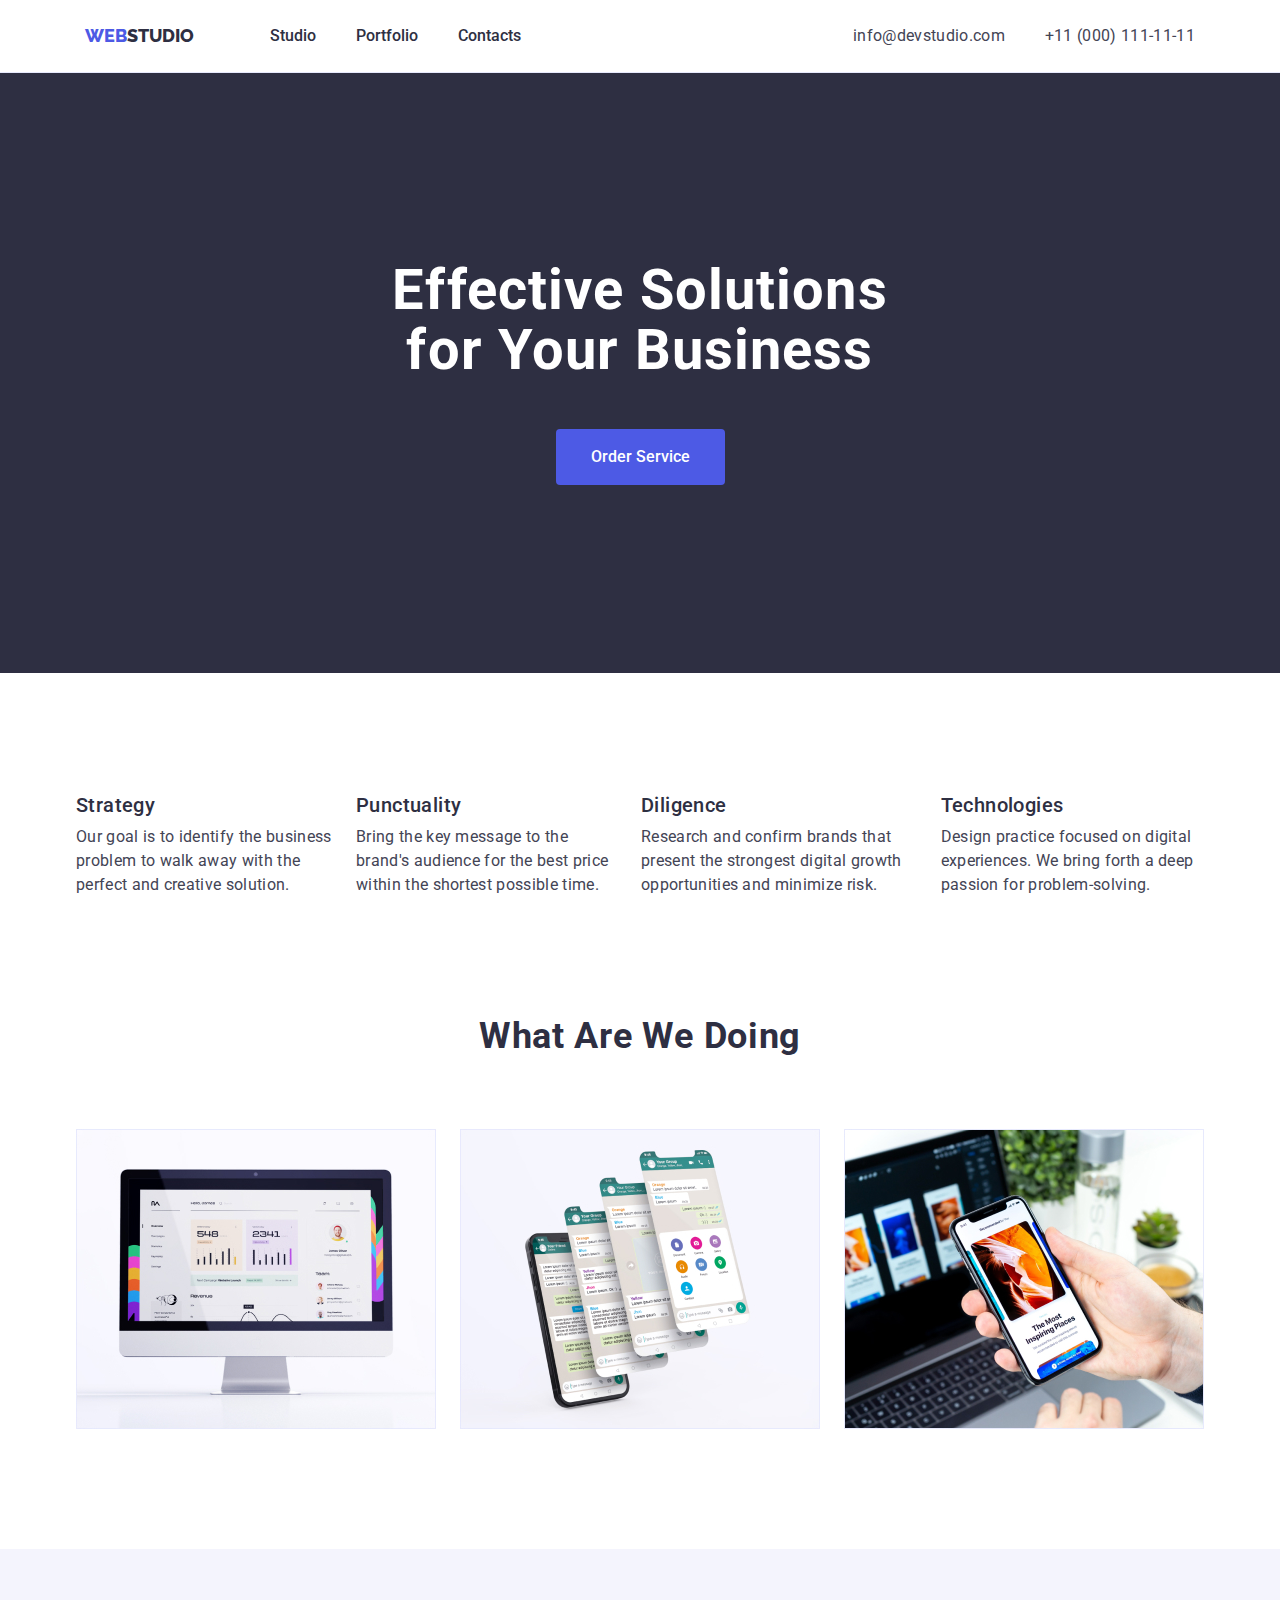
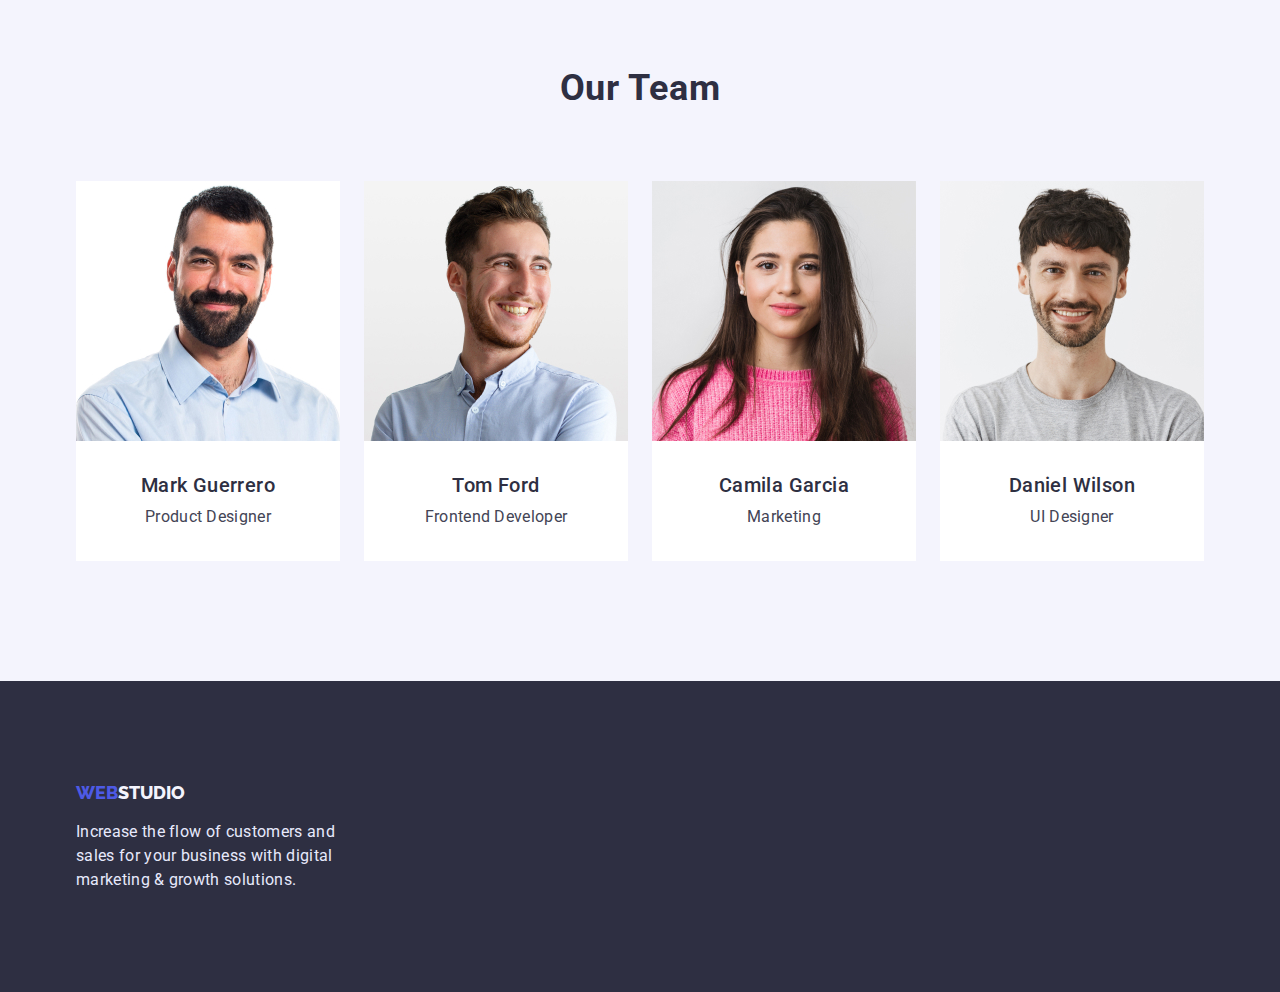
<file: index.html>
<!DOCTYPE html>
<html lang="en">
  <head>
    <meta charset="UTF-8">
    <meta http-equiv="X-UA-Compatible" content="IE=edge">
    <meta name="viewport" content="width=device-width, initial-scale=1.0">
    <title>Studio</title>
    <link rel="preconnect" href="https://fonts.googleapis.com">
    <link rel="preconnect" href="https://fonts.gstatic.com" crossorigin>
    <link href="https://fonts.googleapis.com/css2?family=Raleway:wght@800&family=Roboto:wght@400;500;700;900&display=swap"
    rel="stylesheet">
    <link rel="stylesheet" href="https://cdnjs.cloudflare.com/ajax/libs/modern-normalize/1.0.0/modern-normalize.min.css" />
    <link rel="stylesheet" href="./css/styles.css">
  </head>
  <body>
    <!--Header section-->
  <header class="header">
    <div class="container site-nav">
      <a href="index.html" class="logo"> WEB<span class="logo-part">STUDIO</span> </a>
      <nav>
        <ul class="item main-nav ">
          <li>
            <a href="index.html" class="main-nav-site link">Studio</a>
          </li>
          <li>
            <a href="portfolio.html" class="main-nav-site link">Portfolio</a>
          </li>
          <li>
            <a href="" class="main-nav-site link">Contacts</a>
          </li>
        </ul>
      </nav>
      <address class="">
        <ul class="main-nav contact">
          <li><a href="mailto:info@devstudio.com" class="main-nav-cnt link">info@devstudio.com</a></li>
          <li><a href="tel:+110001111111" class="main-nav-cnt link">+11 (000) 111-11-11</a></li>
        </ul>
      </address>
    </div>
  </header>
    <main>
      <!--Hero section-->
      <section class="hero">
        <div class="container hero-block">
        <h1 class="header-first">Effective Solutions for Your Business</h1>
        <button class="hero-btn" type="button">Order Service</button>
      </div>
      </section>

      <!--Section 1-->
      <section class="section">
      <div class="container">
        <h2 class="hide">Our advantages</h2>
        <ul class="main-nav adventage">
          <li>
            <h3 class="header-advantage">Strategy</h3>
            <p class="desc-advantage">
              Our goal is to identify the business problem to walk away with the
              perfect and creative solution.
            </p>
          </li>
          <li>
            <h3 class="header-advantage">Punctuality</h3>
            <p class="desc-advantage">
              Bring the key message to the brand's audience for the best price
              within the shortest possible time.
            </p>
          </li>
          <li>
            <h3 class="header-advantage">Diligence</h3>
            <p class="desc-advantage">
              Research and confirm brands that present the strongest digital
              growth opportunities and minimize risk.
            </p>
          </li>
          <li>
            <h3 class="header-advantage">Technologies</h3>
            <p class="desc-advantage">
              Design practice focused on digital experiences. We bring forth a
              deep passion for problem-solving.
            </p>
          </li>
        </ul>
      </div>
      </section>

      <!--Section 2-->
      <section class="section section-doing">
        <div class="container">
        <h2 class="header-two">What are we doing</h2>
        <ul class="main-nav doing-block">
          <li>
            <img
              src="./images/section_2/img_1.jpg"
              alt="computar"
              width="360"
              height="300"
            >
          </li>
          <li>
            <img
              src="./images/section_2/img_2.jpg"
              alt="phone"
              width="360"
              height="300"
            >
          </li>
          <li>
            <img
              src="./images/section_2/img_3.jpg"
              alt="computar and phone"
              width="360"
              height="300"
            >
          </li>
        </ul>
      </div>  
      </section>

      <!--Section 3-->
      <section class="team-page section">
        <div class="container">
        <h2 class="header2-1">Our Team</h2>

        <ul class="main-nav team-block">
          <li class="team-card">
            <img
              src="./images/section_3/img_1.jpg"
              alt="Mark Guerrero"
              width="264"
              height="260"
            >
            <div class="team">
            <h3 class="name-team">Mark Guerrero</h3>
            <p class="position">Product Designer</p>
          </div>
          </li>

          <li class="team-card">
            <img
              src="./images/section_3/img_2.jpg"
              alt="Tom Ford"
              width="264"
              height="260"
            >
            <div class="team">
            <h3 class="name-team">Tom Ford</h3>
            <p class="position">Frontend Developer</p>
          </div>
          </li>

          <li class="team-card">
            <img
              src="./images/section_3/img_3.jpg"
              alt="Camila Garcia"
              width="264"
              height="260"
            >
            <div class="team">
            <h3 class="name-team">Camila Garcia</h3>
            <p class="position">Marketing</p>
          </div>
        </li>

          <li class="team-card">
            <img
              src="./images/section_3/img_4.jpg"
              alt="Daniel Wilson"
              width="264"
              height="260"
            >
            <div class="team">
            <h3 class="name-team">Daniel Wilson</h3>
            <p class="position">UI Designer</p>
          </div>
          </li>
        </ul>
      </div>  
      </section>
    </main>
    <footer class="footer ">
      <div class="container">
        <a href="index.html" class="logo"> WEB<span class="logo-part2">STUDIO</span> </a>
        <p class="text">
          Increase the flow of customers and sales for your business with digital
          marketing & growth solutions.
        </p>
      </div>
    </footer>
  </body>
</html>
</file>
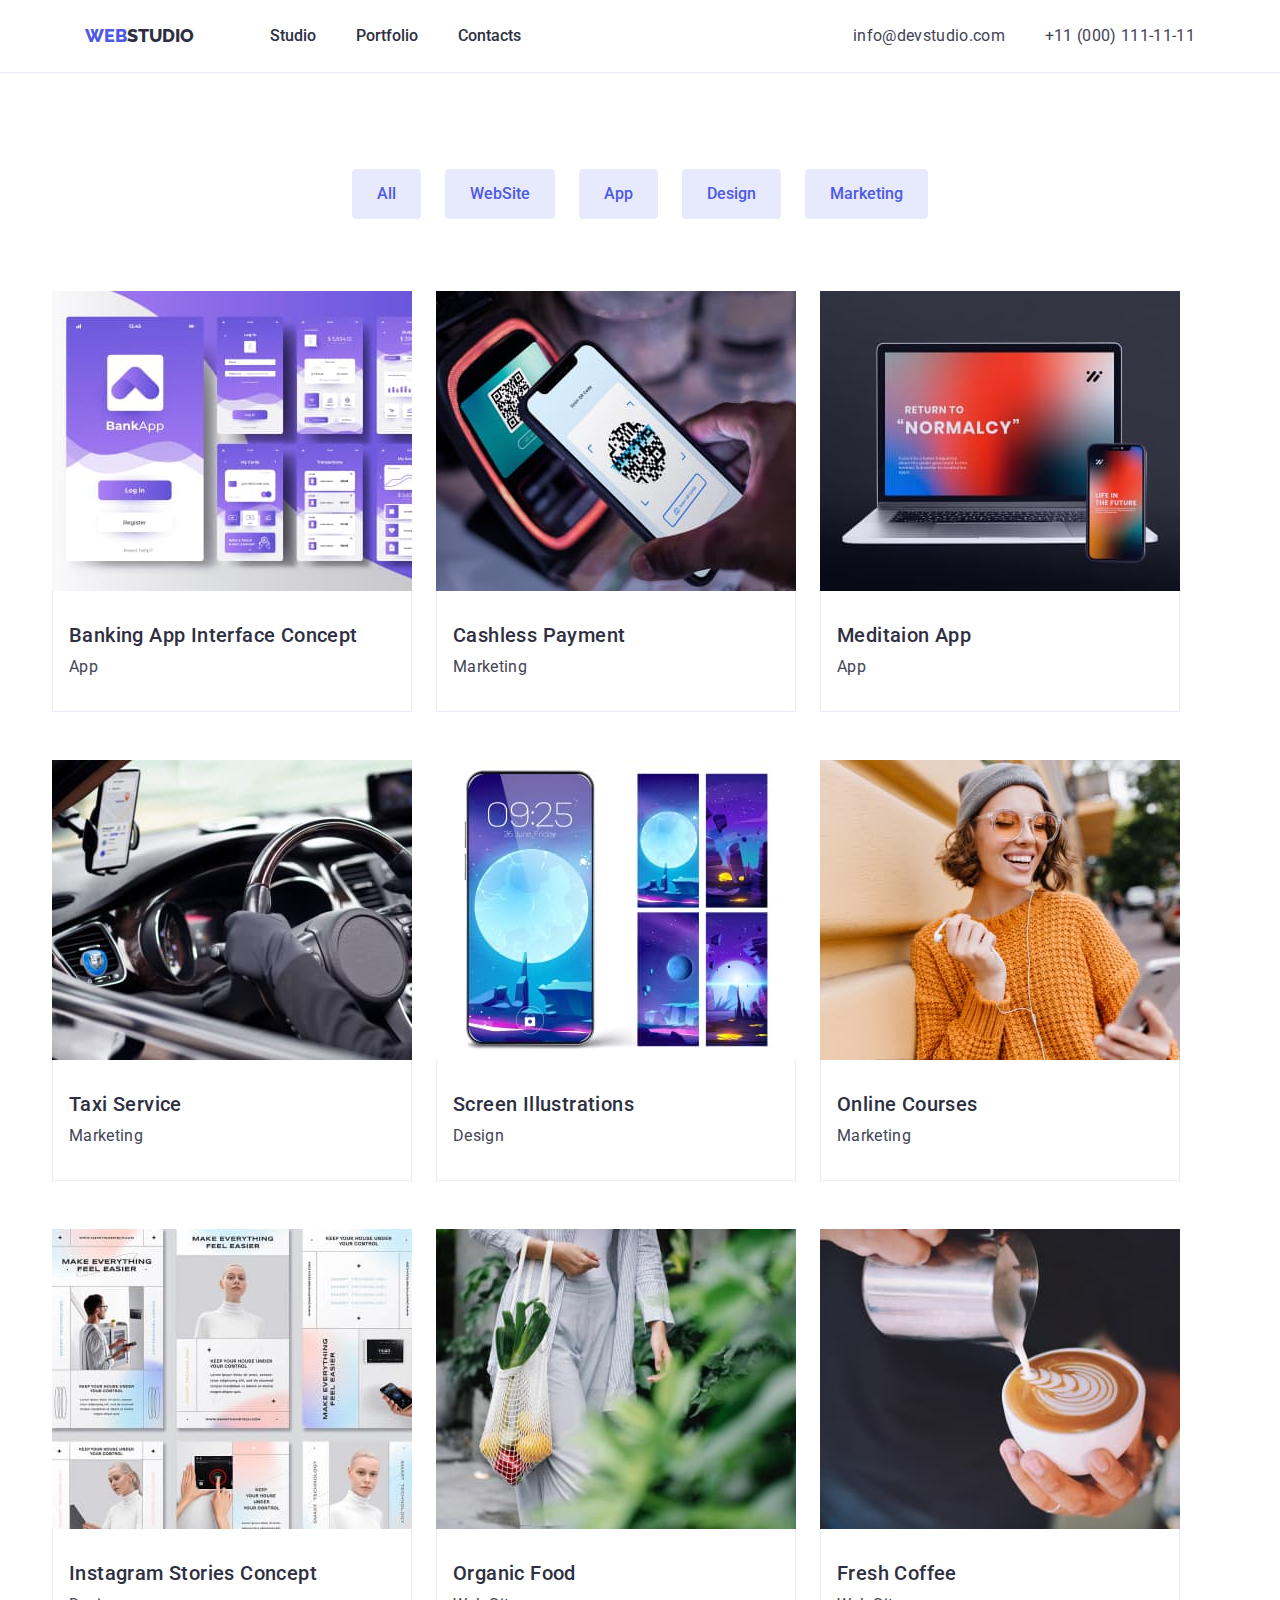
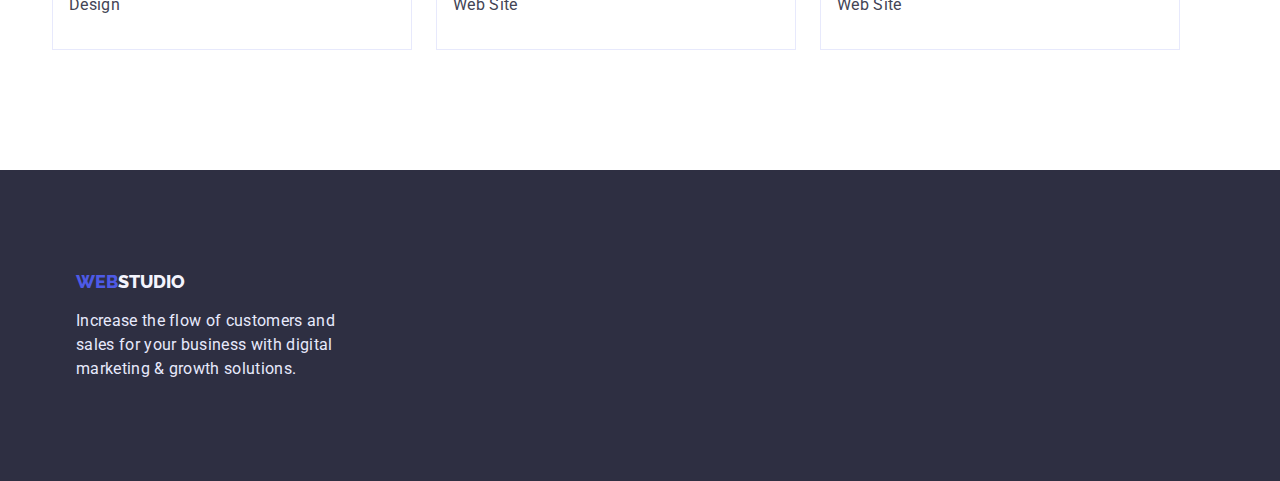
<file: portfolio.html>
<!DOCTYPE html>
<html lang="en">
  <head>
    <meta charset="UTF-8">
    <meta http-equiv="X-UA-Compatible" content="IE=edge">
    <meta name="viewport" content="width=device-width, initial-scale=1.0">
    <title>Portfolio</title>
    <link rel="preconnect" href="https://fonts.googleapis.com">
    <link rel="preconnect" href="https://fonts.gstatic.com" crossorigin>
    <link href="https://fonts.googleapis.com/css2?family=Raleway:wght@800&family=Roboto:wght@400;500;700;900&display=swap"
        rel="stylesheet">
    <link rel="stylesheet" href="https://cdnjs.cloudflare.com/ajax/libs/modern-normalize/1.0.0/modern-normalize.min.css" />
    <link rel="stylesheet" href="./css/styles.css">
  </head>
  <body>
    <!--Header section--> 
    <header class="header">
      <div class="container site-nav" >
        <a href="index.html" class="logo"> WEB<span class="logo-part">STUDIO</span> </a>
      <nav>
        <ul class="item main-nav ">
          <li>
            <a href="index.html" class="main-nav-site link">Studio</a>
          </li>
          <li>
            <a href="portfolio.html" class="main-nav-site link">Portfolio</a>
          </li>
          <li>
            <a href="" class="main-nav-site link">Contacts</a>
          </li>
        </ul>
      </nav>
      <address class="">
        <ul class="main-nav contact">
          <li><a href="mailto:info@devstudio.com" class="main-nav-cnt link">info@devstudio.com</a></li>
          <li><a href="tel:+110001111111" class="main-nav-cnt link">+11 (000) 111-11-11</a></li>
        </ul>
      </address>
    </div>
    </header>
    <main>
      
      <section class="portfolio">
        <div class="container">
        <h1 class="hide">Portfolio</h1>
        <ul class="main-nav li-filter"> 
        <li><button class="btn-filter link" type="button">All</button></li>
        <li><button class="btn-filter link" type="button">WebSite</button></li>
        <li><button class="btn-filter link" type="button">App</button></li>
        <li><button class="btn-filter link" type="button">Design</button></li>
        <li><button class="btn-filter link" type="button">Marketing</button></li>  
        </ul>
        <!--Portfolio-->
        <ul class="main-nav li-img">
          <li class="img-content">
            <a href="" class="link">
              <img 
              src="./images/portfolio/img_1.jpg" 
              alt="Interface Concept"
              class="img-port" 
              width="360"
              >
              <div class="desc-name">
              <h2 class="name">Banking App Interface Concept</h2>
              <p class="name-filter">App</p>
              </div>
            </a>
          </li>
          <li class="img-content">
            <a href="" class="link">
              <img
                src="./images/portfolio/img_2.jpg"
                alt="Cashless Payment"
                class="img-port"
                width="360"
                height="300">
              <div class="desc-name">
              <h2 class="name">Cashless Payment</h2>
              <p class="name-filter">Marketing</p>
            </div>
            </a>
          </li>
          <li class="img-content">
            <a href="" class=" link">
              <img 
              src="./images/portfolio/img_3.jpg" 
              alt="laptop"
              class="img-port"
              width="360"
              height="300">
              <div class="desc-name">
              <h2 class="name">Meditaion App</h2>
              <p class="name-filter">App</p>
            </div>
            </a>
          </li>
          <li class="img-content">
            <a href="" class=" link">
              <img 
              src="./images/portfolio/img_4.jpg" 
              alt="Taxi Service"
              class="img-port"
              width="360"
              height="300">
              <div class="desc-name">
              <h2 class="name">Taxi Service</h2>
              <p class="name-filter">Marketing</p>
            </div>
            </a>
          </li>
          <li class="img-content">
            <a href="" class="link" >
              <img
                src="./images/portfolio/img_5.jpg"
                alt="Screen Illustrations"
                class="img-port"
                width="360"
                height="300">
                <div class="desc-name">
              <h2 class="name">Screen Illustrations</h2>
              <p class="name-filter">Design</p>
            </div>
            </a>
          </li>
          <li class="img-content">
            <a href="" class=" link">
              <img 
              src="./images/portfolio/img_6.jpg" 
              alt="Online Courses" 
              class="img-port"
              width="360"
              height="300">
              <div class="desc-name">
              <h2 class="name">Online Courses</h2>
              <p class="name-filter">Marketing</p>
            </div>
            </a>
          </li>
          <li class="img-content">
            <a href="" class="link">
              <img 
              src="./images/portfolio/img_7.jpg" 
              alt="Instagram Stories"
              class="img-port"
              width="360"
              height="300">
              <div class="desc-name">
              <h2 class="name">Instagram Stories Concept</h2>
              <p class="name-filter">Design</p>
            </div>
            </a>
          </li>
          <li class="img-content">
            <a href="" class="link">
              <img 
              src="./images/portfolio/img_8.jpg" 
              alt="Organic Food"
              class="img-port" 
              width="360"
              height="300">
              <div class="desc-name">
              <h2 class="name">Organic Food</h2>
              <p class="name-filter">Web Site</p>
            </div>
            </a>
          </li>
          <li class="img-content">
            <a href="" class="link">
              <img 
              src="./images/portfolio/img_9.jpg" 
              alt="Coffee" 
              class="img-port"
              width="360"
              height="300">
              <div class="desc-name">
              <h2 class="name">Fresh Coffee</h2>
              <p class="name-filter">Web Site</p>
            </div>
            </a>
          </li>
        </ul>
      </div>  
      </section>
    </main>
    <footer class="footer ">
      <div class="container footer-block">
      <a href="index.html" class="logo"> WEB<span class="logo-part2">STUDIO</span> </a>
      <p class="text">
        Increase the flow of customers and sales for your business with digital
        marketing & growth solutions.
      </p>
    </div>
    </footer>
  </body>
</html>
</file>
<file: css/styles.css>
:root{
    --body-txt: #434455;
    --helper-txt: #8E8F99;
    --accent-cl: #E7E9FC;
    --focused-link: #4D5AE5;
    --pressed-btn: #404BBF;
    --liht-bgr:#F4F4FD;
    --overlay-cl: #2E2F42;
    --hero-bgr: #2E2F42;
    --bgr-cl: #fff;
}
body {
    font-family: 'Roboto', sans-serif;
    color:var(--hero-bgr);
    background-color: var(--bgr-cl);
}

h1{
    margin:0;
}

h2{
    margin:0;
}

h3{
    margin: 0;
}

p{
    margin: 0;
}

img{
    display: block;
    max-width: 100%;
    height: auto;
}
/*-------HEADER--------------*/
.site-nav{
    display:flex;
    align-items: center;
}

.header{
    display: flex;
    border-bottom: 1px solid #E7E9FC;
}

.container{
    max-width: 1158px;
    padding-left: 15px;
    padding-right: 15px;
    margin: auto;
}

.logo{
    font-family: 'Raleway';
    font-weight: 800;
    font-size: 18px;
    line-height: 1.3;
    list-style: none;
    text-decoration: none;
    color:var(--focused-link);
    margin-right: 76px;
}

.logo-part{
    color:var(--hero-bgr)
}

.main-nav{
    list-style: none;
    display: flex;
    margin: 0;
    padding: 0;
}

.link{
    padding: 0;
    margin: 0;
    text-decoration: none;
}

.main-nav-site {
    display: block;
    font-weight: 500;
    line-height: 1.5;
    color:var(--overlay-cl);
    padding-top: 24px;
    padding-bottom: 24px;
}

.item{
    display: flex;
    gap: 40px;
    margin-right: 332px;
}

.main-nav-site:hover, .main-nav-site:focus{
    color:var(--focused-link);
    cursor: pointer;
}


.contact{
    display: flex;
    gap:40px;
}

.main-nav-cnt{
    display: block;
    font-style: normal;
    line-height: 1.5;
    letter-spacing: 0.02em;
    color: var(--body-txt);
    padding-top: 24px;
    padding-bottom: 24px;
}

.main-nav-cnt:hover, .main-nav-nt:focus{
    color: var(--focused-link);
    cursor: pointer;
}
/*-----------HEADER----------*/


/*-----------FOOTER--------------*/
.footer{
    background-color: var(--hero-bgr);
    padding-top: 100px;
    padding-bottom: 100px;
}

.logo-part2 {
    color: var(--liht-bgr);
}

.text{
    line-height: 1.5;
    letter-spacing: 0.02em;
    color: var(--accent-cl);
    width: 264px;
    height: 72px;
    margin-top: 16px;
    margin-bottom: 0;
}
/*-----------FOOTER--------------*/

/*=============PORTFOLIO SITE==============*/
.portfolio{
    padding-top: 96px;
    padding-bottom: 72px;
}
.hide{
    margin-top: 0;
    margin-bottom: 0;
    opacity:0;
    position: absolute;
    margin: -1px;
    border: 0;
    padding: 0;
    white-space: nowrap;
    height: 1px;
    clip-path: inset(100%);
    clip: rect(0 0 0 0);
    width: 1px;
    overflow: hidden;
}
/*------------FILTER-------------*/
.li-filter{
    display: flexbox;
    justify-content: center;
    gap: 24px;
    margin-bottom: 72px;
    letter-spacing: 0.04em;
}
.btn-filter{
    font-family: 'Roboto';
    font-weight: 500;
    font-size: 16px;
    line-height: 1.5;
    border: 0;
    background-color: var(--accent-cl);
    color: var(--focused-link);
    border: 1px solid #E7E9FC;
    border-radius: 4px;
    padding: 12px 24px;
}

.btn-filter:hover, .btn-filter:focus{
    background-color: var(--pressed-btn);
    color:var(--bgr-cl);
    cursor: pointer;
}
/*------------/FILTER-------------*/

/*------------PORTFOLIO----------*/
.li-img{
    display: flex;
    flex-wrap: wrap;

    padding: 0;
    margin: 0;

    margin-left: -24px;
}
.img-port{
    display: block;
    margin: 0;
    max-width: 100%;
}

.img-content{
    box-sizing: border-box;
    
    margin-right: 24px;
    margin-bottom: 48px;
}

.desc-name{
    padding: 32px 16px;
    border: 1px solid #E7E9FC;
    border-top: 0;
}

.name{
    font-weight: 500;
    font-size: 20px;
    line-height: 1.2;
    letter-spacing: 0.02em;
    color: var(--overlay-cl);

    margin-top: 0;
    margin-bottom: 8px;
}

.name-filter{
    line-height: 1.5;
    letter-spacing: 0.02em;
    color: var(--body-txt);
    margin-top: 0;
    margin-bottom: 0;
}
/*------------/PORTFOLIO----------*/

/*=============/PORTFOLIO SITE==============*/


/*==============STUDIO SITE=================*/

/*-------------HERO SECTION--------*/
.hero{
    background-color: var(--overlay-cl);
    text-align: center;
}

.hero-block{
    padding-top: 188px;
    padding-bottom: 188px;
}

.header-first{
    font-weight: 700;
    font-size: 56px;
    line-height: 1.07;
    text-align: center;
    letter-spacing: 0.02em;
    color:var(--bgr-cl);

    width: 496px;
    margin-top: 0;
    margin-left: auto;
    margin-bottom: 0;
    margin-right: auto;
}

.hero-btn{
    font-family: 'Roboto';
    font-weight: 500;
    font-size: 16px;
    line-height: 1.5;
    border: 0;
    color:var(--bgr-cl);
    background-color:var(--focused-link);
    border-radius: 4px;

    margin-top: 48px;
    padding: 16px 32px;
    min-width: 169px;
}

.hero-btn:hover, .hero-btn:focus{
    background-color: var(--pressed-btn);
    cursor:pointer;
}
/*-------------/HERO SECTION--------*/

/*-------------SECTION 1-----------*/
.section{
    padding-top: 120px;
    padding-bottom: 120px;
}
.adventage{
    display: flex;
    gap: 24px;
}
.header-advantage{
    font-weight: 500;
    font-size: 20px;
    line-height: 1.2;
    letter-spacing: 0.02em;
    color: var(--overlay-cl);
    margin-top: 0;
    margin-bottom: 0;
}

.desc-advantage{
    line-height: 1.5;
    letter-spacing: 0.02em;
    color: var(--body-txt);
    margin-top: 8px;
    margin-bottom: 0;
}
/*-------------/SECTION 1-----------*/

/*-------------SECTION 2-----------*/
.section-doing{
    padding-top: 0;
}

.header-two{
    font-weight: 700;
    font-size: 36px;
    line-height: 1.11;
    text-align: center;
    letter-spacing: 0.02em;
    text-transform: capitalize;
    color:var(--overlay-cl);

    margin-top: 0;
    margin-bottom: 0;
}

.doing-block{
    display: flex;
    margin-top: 72px;
    gap: 24px;
}
/*-------------/SECTION 2-----------*/

/*-------------SECTION 3-----------*/
.team-page{
    background-color: var(--liht-bgr);
}

.header2-1{
    font-weight: 700;
    font-size: 36px;
    line-height: 1.11;
    text-align: center;
    letter-spacing: 0.02em;
    text-transform: capitalize;
    color: var(--overlay-cl);
    
    margin-top: 0;
    margin-bottom: 0;
}

.team-block{
    display: flex;
    margin-top: 72px;
    gap: 24px;
}

.team-card{
    background-color: var(--bgr-cl);
}

.team{
    padding-top: 32px;
    padding-bottom: 32px;
}
.name-team{
    font-weight: 500;
    font-size: 20px;
    line-height: 1.2;
    text-align: center;
    letter-spacing: 0.02em;
    color:var(--overlay-cl); 
    margin-bottom: 8px;
}

.position{
    line-height: 1.5;
    text-align: center;
    letter-spacing: 0.02em;
    color:var(--body-txt);
    margin-top: 0;
}
/*-------------/SECTION 3-----------*/
/*==============/STUDIO SITE=================*/
</file>
